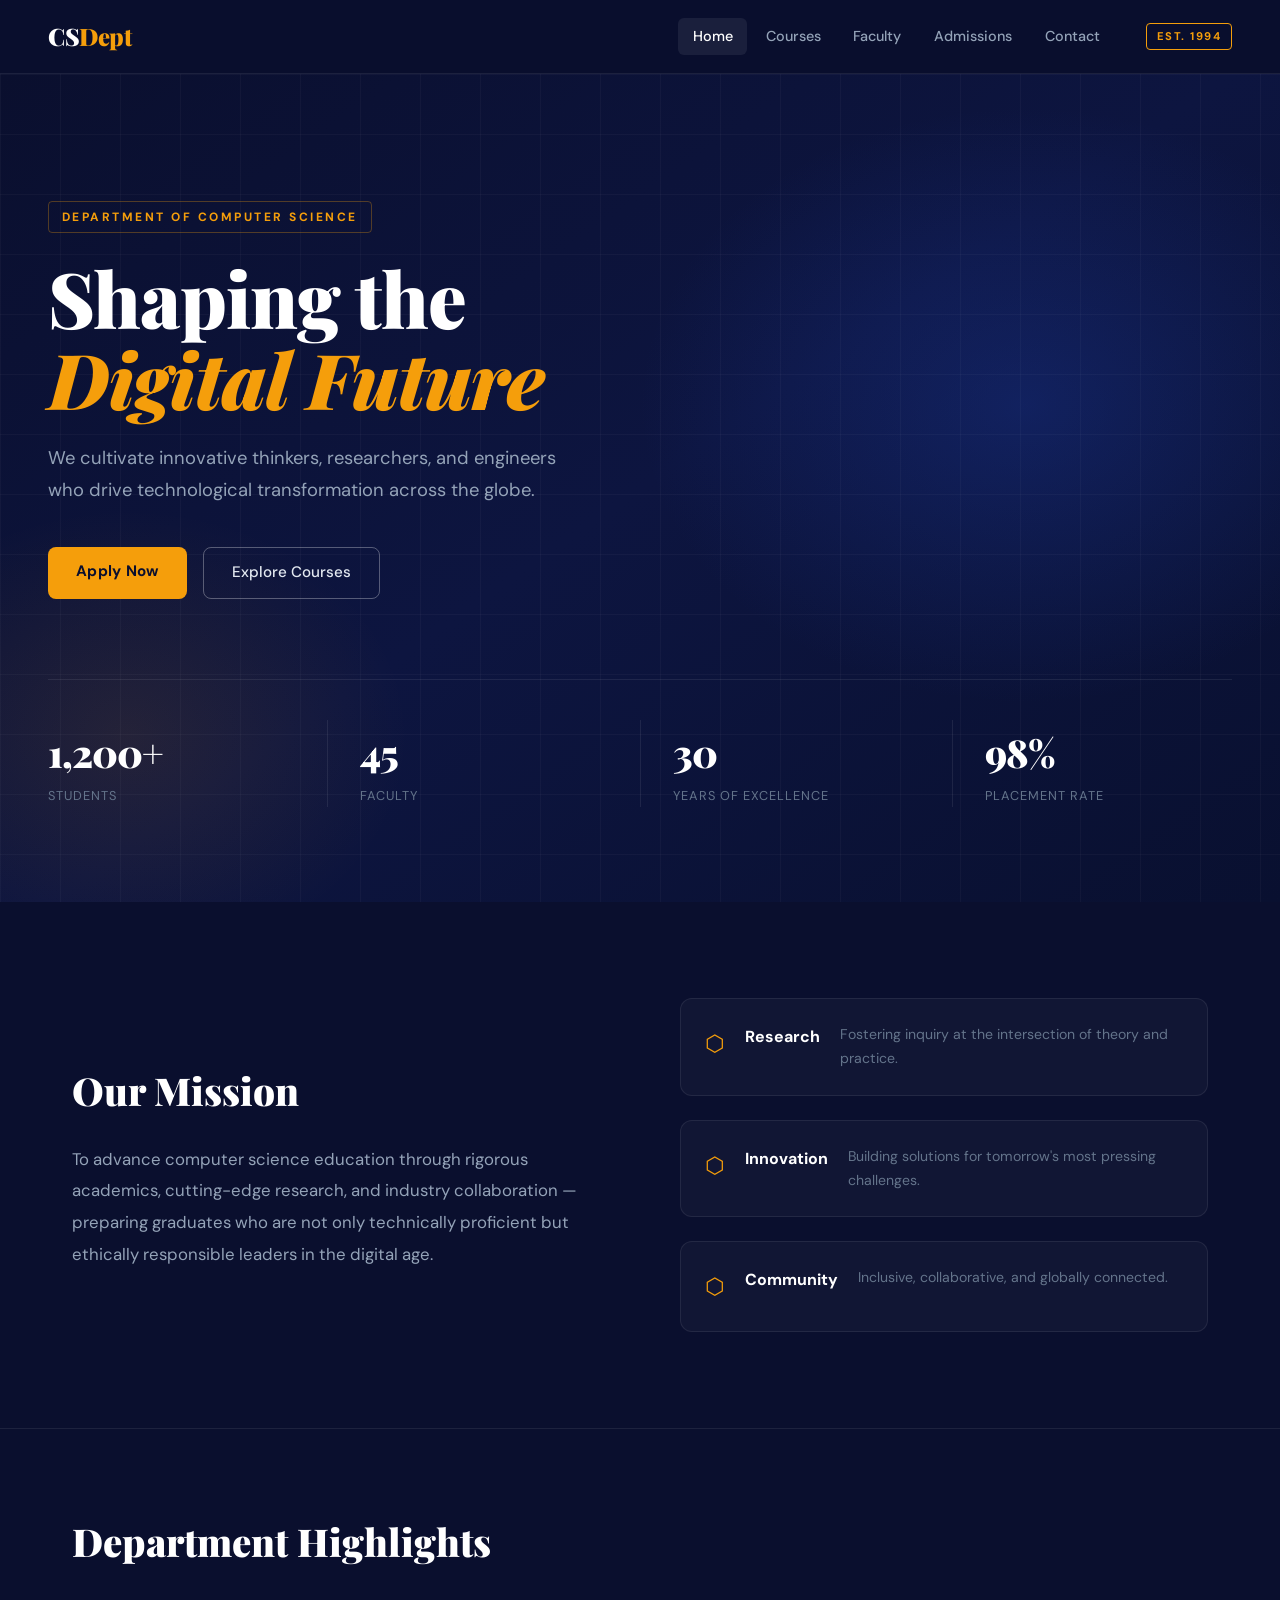
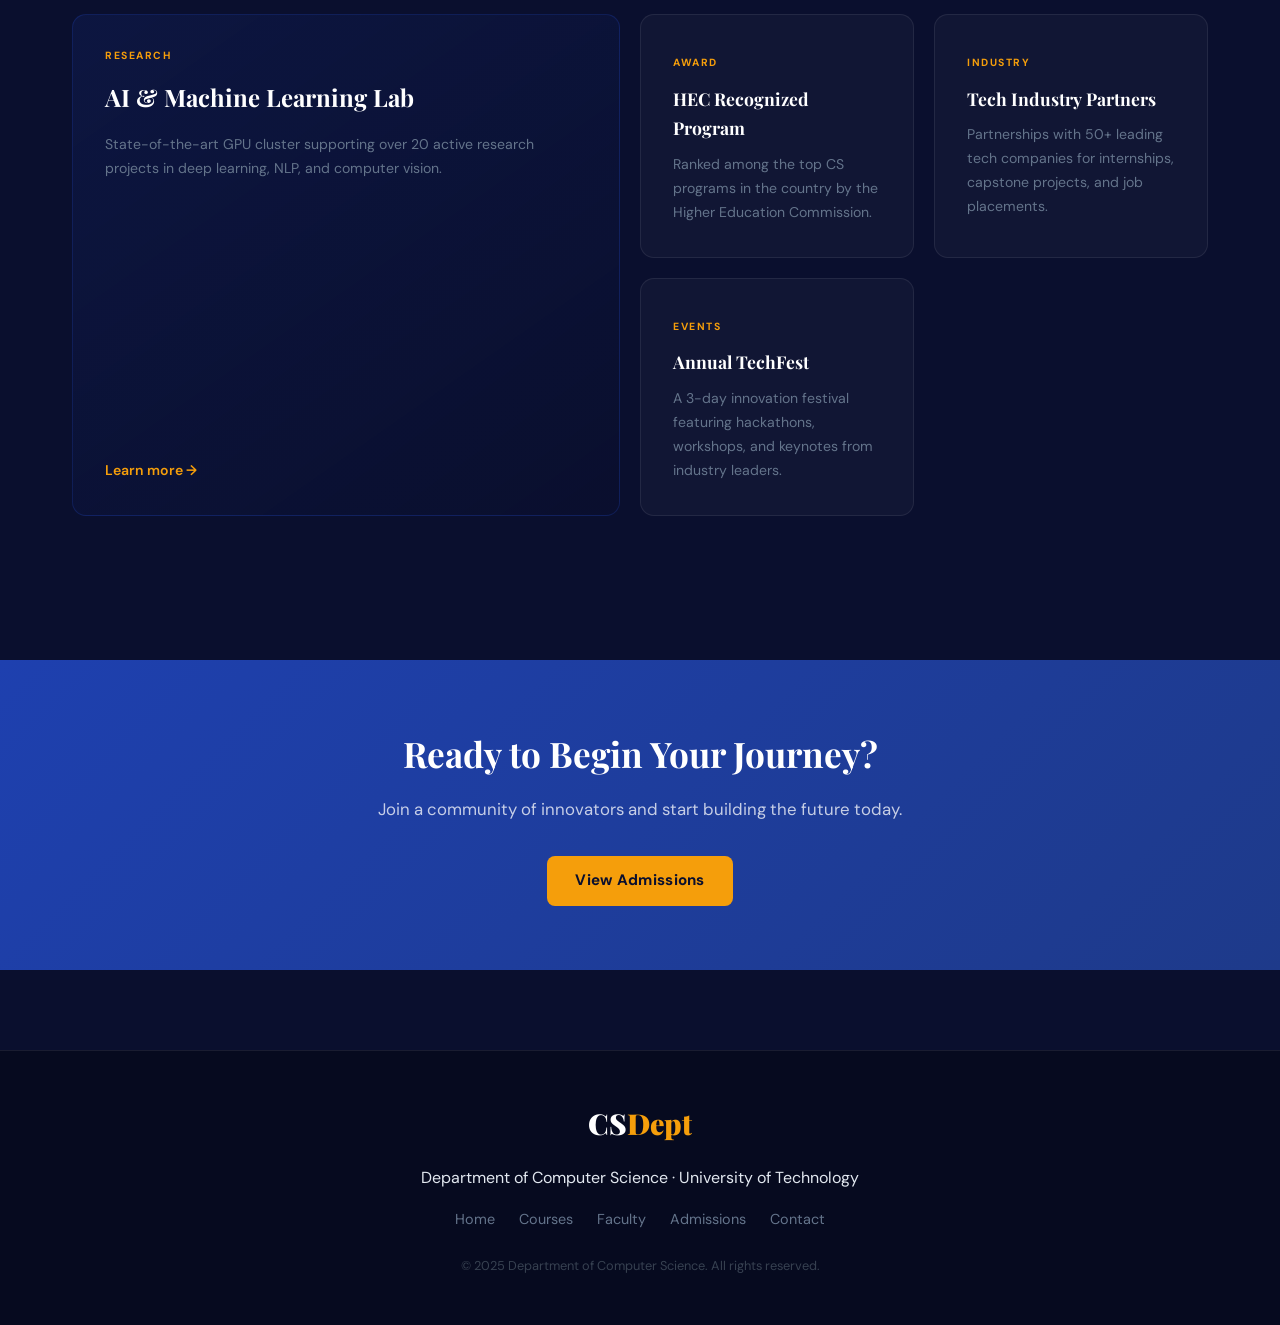
<file: cs-dept-website/src/index.html>
<!DOCTYPE html>
<html lang="en">
<head>
  <meta charset="UTF-8" />
  <meta name="viewport" content="width=device-width, initial-scale=1.0"/>
  <title>CS Department — Home</title>
  <link rel="stylesheet" href="style.css" />
  <link rel="stylesheet" href="home.css" />
  <link href="https://fonts.googleapis.com/css2?family=Playfair+Display:wght@400;700;900&family=DM+Sans:wght@300;400;500&display=swap" rel="stylesheet"/>
</head>
<body>
  <nav class="navbar">
    <div class="nav-brand">CS<span>Dept</span></div>
    <ul class="nav-links">
      <li><a href="index.html" class="active">Home</a></li>
      <li><a href="courses.html">Courses</a></li>
      <li><a href="faculty.html">Faculty</a></li>
      <li><a href="admissions.html">Admissions</a></li>
      <li><a href="contact.html">Contact</a></li>
    </ul>
    <div class="nav-badge">Est. 1994</div>
  </nav>

  <header class="hero">
    <div class="hero-grid-overlay"></div>
    <div class="hero-content">
      <span class="hero-tag">Department of Computer Science</span>
      <h1 class="hero-title">Shaping the<br/><em>Digital Future</em></h1>
      <p class="hero-sub">We cultivate innovative thinkers, researchers, and engineers who drive technological transformation across the globe.</p>
      <div class="hero-actions">
        <a href="admissions.html" class="btn-primary">Apply Now</a>
        <a href="courses.html" class="btn-outline">Explore Courses</a>
      </div>
    </div>
    <div class="hero-stats">
      <div class="stat"><span class="stat-num">1,200+</span><span class="stat-label">Students</span></div>
      <div class="stat"><span class="stat-num">45</span><span class="stat-label">Faculty</span></div>
      <div class="stat"><span class="stat-num">30</span><span class="stat-label">Years of Excellence</span></div>
      <div class="stat"><span class="stat-num">98%</span><span class="stat-label">Placement Rate</span></div>
    </div>
  </header>

  <section class="mission">
    <div class="container">
      <div class="mission-text">
        <h2>Our Mission</h2>
        <p>To advance computer science education through rigorous academics, cutting-edge research, and industry collaboration — preparing graduates who are not only technically proficient but ethically responsible leaders in the digital age.</p>
      </div>
      <div class="mission-pillars">
        <div class="pillar"><div class="pillar-icon">⬡</div><h3>Research</h3><p>Fostering inquiry at the intersection of theory and practice.</p></div>
        <div class="pillar"><div class="pillar-icon">⬡</div><h3>Innovation</h3><p>Building solutions for tomorrow's most pressing challenges.</p></div>
        <div class="pillar"><div class="pillar-icon">⬡</div><h3>Community</h3><p>Inclusive, collaborative, and globally connected.</p></div>
      </div>
    </div>
  </section>

  <section class="highlights">
    <div class="container">
      <h2 class="section-title">Department Highlights</h2>
      <div class="highlights-grid">
        <article class="highlight-card featured">
          <span class="card-tag">Research</span>
          <h3>AI & Machine Learning Lab</h3>
          <p>State-of-the-art GPU cluster supporting over 20 active research projects in deep learning, NLP, and computer vision.</p>
          <a href="#" class="card-link">Learn more →</a>
        </article>
        <article class="highlight-card">
          <span class="card-tag">Award</span>
          <h3>HEC Recognized Program</h3>
          <p>Ranked among the top CS programs in the country by the Higher Education Commission.</p>
        </article>
        <article class="highlight-card">
          <span class="card-tag">Industry</span>
          <h3>Tech Industry Partners</h3>
          <p>Partnerships with 50+ leading tech companies for internships, capstone projects, and job placements.</p>
        </article>
        <article class="highlight-card">
          <span class="card-tag">Events</span>
          <h3>Annual TechFest</h3>
          <p>A 3-day innovation festival featuring hackathons, workshops, and keynotes from industry leaders.</p>
        </article>
      </div>
    </div>
  </section>

  <section class="cta-banner">
    <div class="container">
      <h2>Ready to Begin Your Journey?</h2>
      <p>Join a community of innovators and start building the future today.</p>
      <a href="admissions.html" class="btn-primary">View Admissions</a>
    </div>
  </section>

  <footer class="footer">
    <div class="container footer-inner">
      <div class="footer-brand">CS<span>Dept</span></div>
      <p>Department of Computer Science · University of Technology</p>
      <div class="footer-links">
        <a href="index.html">Home</a>
        <a href="courses.html">Courses</a>
        <a href="faculty.html">Faculty</a>
        <a href="admissions.html">Admissions</a>
        <a href="contact.html">Contact</a>
      </div>
      <p class="footer-copy">© 2025 Department of Computer Science. All rights reserved.</p>
    </div>
  </footer>
</body>
</html>
</file>
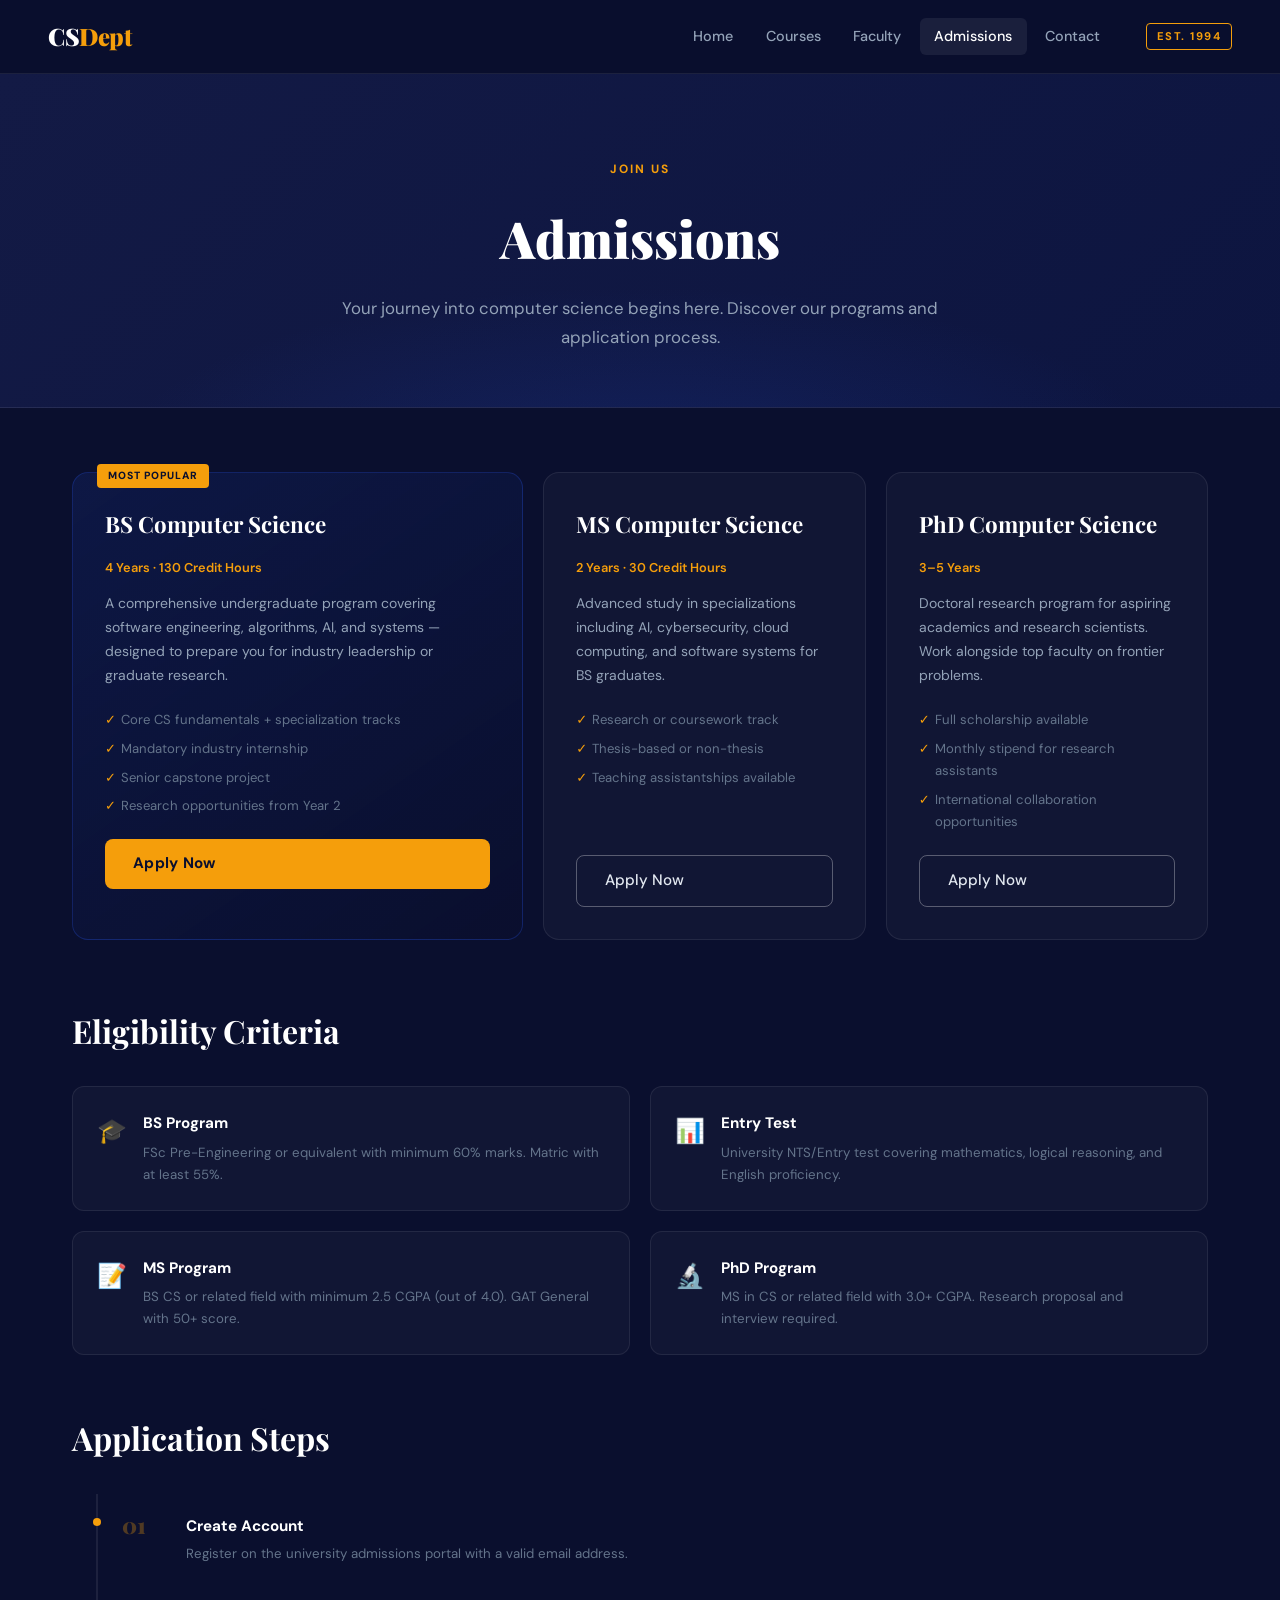
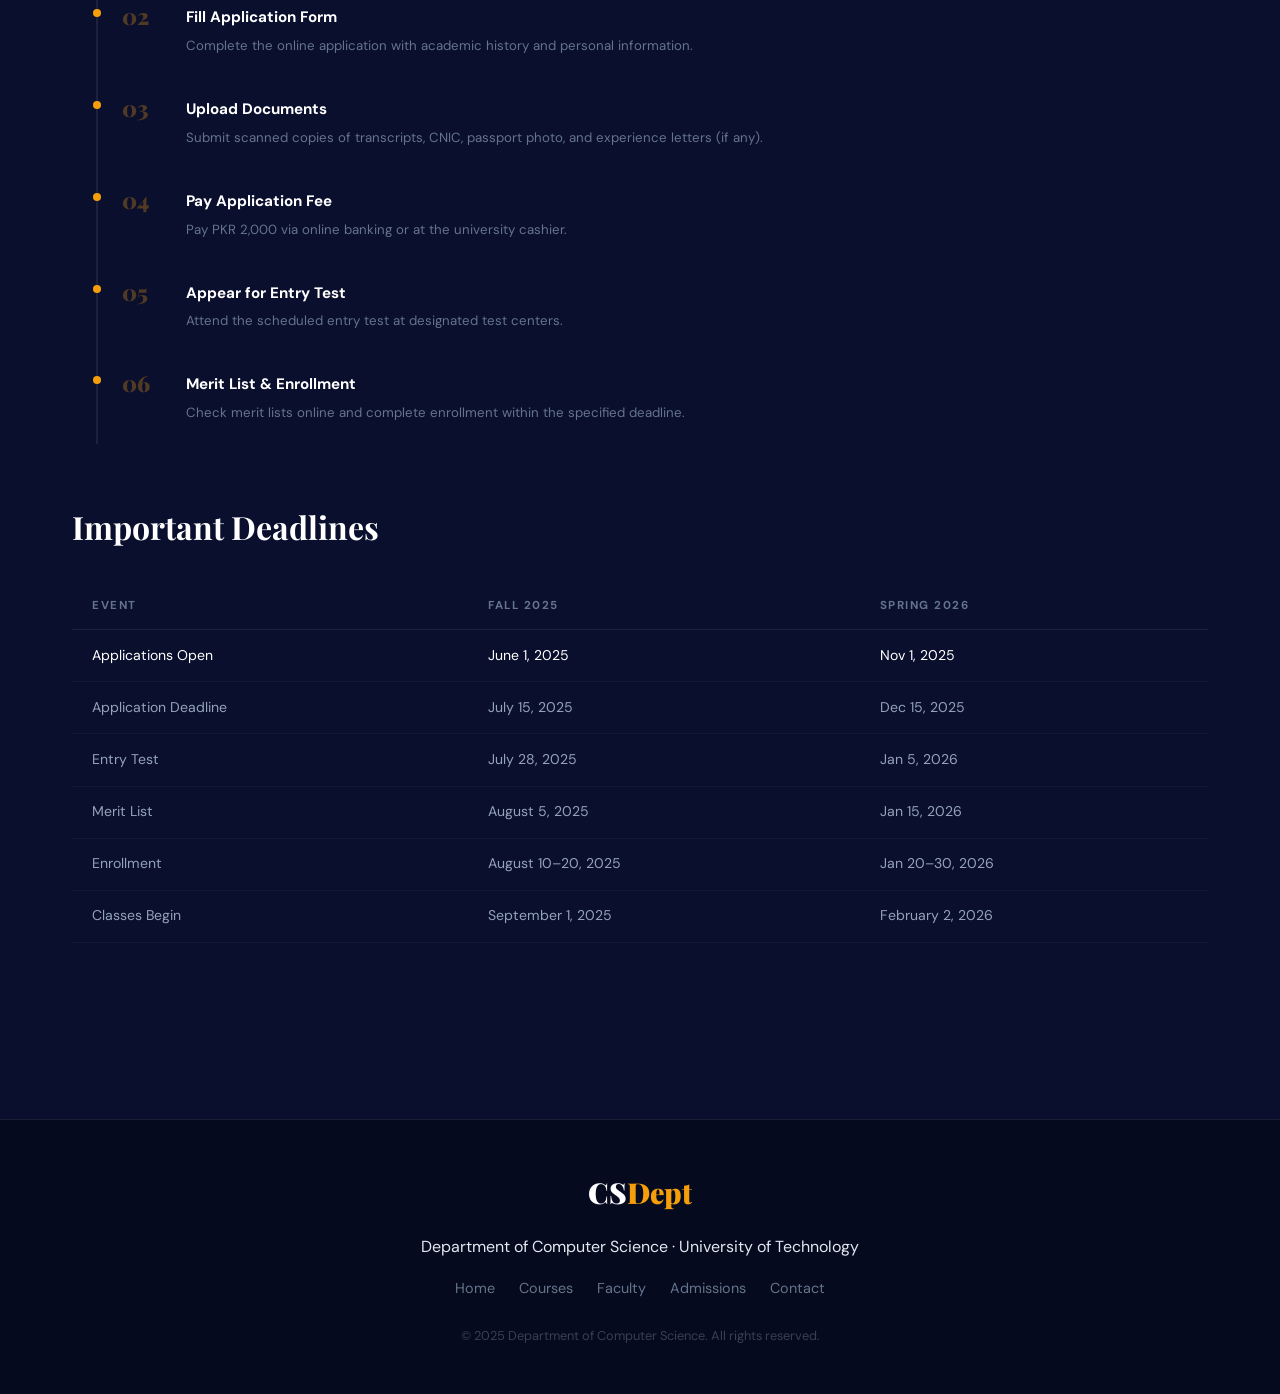
<file: cs-dept-website/src/admissions.html>
<!DOCTYPE html>
<html lang="en">
<head>
  <meta charset="UTF-8"/>
  <meta name="viewport" content="width=device-width, initial-scale=1.0"/>
  <title>CS Department — Admissions</title>
  <link rel="stylesheet" href="style.css"/>
  <link rel="stylesheet" href="admissions.css"/>
  <link href="https://fonts.googleapis.com/css2?family=Playfair+Display:wght@400;700;900&family=DM+Sans:wght@300;400;500&display=swap" rel="stylesheet"/>
</head>
<body>
  <nav class="navbar">
    <div class="nav-brand">CS<span>Dept</span></div>
    <ul class="nav-links">
      <li><a href="index.html">Home</a></li>
      <li><a href="courses.html">Courses</a></li>
      <li><a href="faculty.html">Faculty</a></li>
      <li><a href="admissions.html" class="active">Admissions</a></li>
      <li><a href="contact.html">Contact</a></li>
    </ul>
    <div class="nav-badge">Est. 1994</div>
  </nav>

  <header class="page-header">
    <span class="page-header-tag">Join Us</span>
    <h1>Admissions</h1>
    <p>Your journey into computer science begins here. Discover our programs and application process.</p>
  </header>

  <section class="admissions-section">
    <div class="container">

      <div class="programs-grid">
        <div class="program-card program-card--featured">
          <div class="program-badge">Most Popular</div>
          <h3>BS Computer Science</h3>
          <div class="program-duration">4 Years · 130 Credit Hours</div>
          <p>A comprehensive undergraduate program covering software engineering, algorithms, AI, and systems — designed to prepare you for industry leadership or graduate research.</p>
          <ul class="program-features">
            <li>Core CS fundamentals + specialization tracks</li>
            <li>Mandatory industry internship</li>
            <li>Senior capstone project</li>
            <li>Research opportunities from Year 2</li>
          </ul>
          <a href="contact.html" class="btn-primary">Apply Now</a>
        </div>
        <div class="program-card">
          <h3>MS Computer Science</h3>
          <div class="program-duration">2 Years · 30 Credit Hours</div>
          <p>Advanced study in specializations including AI, cybersecurity, cloud computing, and software systems for BS graduates.</p>
          <ul class="program-features">
            <li>Research or coursework track</li>
            <li>Thesis-based or non-thesis</li>
            <li>Teaching assistantships available</li>
          </ul>
          <a href="contact.html" class="btn-outline" style="margin-top:auto">Apply Now</a>
        </div>
        <div class="program-card">
          <h3>PhD Computer Science</h3>
          <div class="program-duration">3–5 Years</div>
          <p>Doctoral research program for aspiring academics and research scientists. Work alongside top faculty on frontier problems.</p>
          <ul class="program-features">
            <li>Full scholarship available</li>
            <li>Monthly stipend for research assistants</li>
            <li>International collaboration opportunities</li>
          </ul>
          <a href="contact.html" class="btn-outline" style="margin-top:auto">Apply Now</a>
        </div>
      </div>

      <div class="admissions-info">

        <div class="info-block">
          <h2>Eligibility Criteria</h2>
          <div class="criteria-grid">
            <div class="criteria-item">
              <div class="criteria-icon">🎓</div>
              <div>
                <h4>BS Program</h4>
                <p>FSc Pre-Engineering or equivalent with minimum 60% marks. Matric with at least 55%.</p>
              </div>
            </div>
            <div class="criteria-item">
              <div class="criteria-icon">📊</div>
              <div>
                <h4>Entry Test</h4>
                <p>University NTS/Entry test covering mathematics, logical reasoning, and English proficiency.</p>
              </div>
            </div>
            <div class="criteria-item">
              <div class="criteria-icon">📝</div>
              <div>
                <h4>MS Program</h4>
                <p>BS CS or related field with minimum 2.5 CGPA (out of 4.0). GAT General with 50+ score.</p>
              </div>
            </div>
            <div class="criteria-item">
              <div class="criteria-icon">🔬</div>
              <div>
                <h4>PhD Program</h4>
                <p>MS in CS or related field with 3.0+ CGPA. Research proposal and interview required.</p>
              </div>
            </div>
          </div>
        </div>

        <div class="info-block">
          <h2>Application Steps</h2>
          <div class="steps">
            <div class="step"><div class="step-num">01</div><div><h4>Create Account</h4><p>Register on the university admissions portal with a valid email address.</p></div></div>
            <div class="step"><div class="step-num">02</div><div><h4>Fill Application Form</h4><p>Complete the online application with academic history and personal information.</p></div></div>
            <div class="step"><div class="step-num">03</div><div><h4>Upload Documents</h4><p>Submit scanned copies of transcripts, CNIC, passport photo, and experience letters (if any).</p></div></div>
            <div class="step"><div class="step-num">04</div><div><h4>Pay Application Fee</h4><p>Pay PKR 2,000 via online banking or at the university cashier.</p></div></div>
            <div class="step"><div class="step-num">05</div><div><h4>Appear for Entry Test</h4><p>Attend the scheduled entry test at designated test centers.</p></div></div>
            <div class="step"><div class="step-num">06</div><div><h4>Merit List & Enrollment</h4><p>Check merit lists online and complete enrollment within the specified deadline.</p></div></div>
          </div>
        </div>

        <div class="deadlines-block">
          <h2>Important Deadlines</h2>
          <table class="deadlines-table">
            <thead>
              <tr><th>Event</th><th>Fall 2025</th><th>Spring 2026</th></tr>
            </thead>
            <tbody>
              <tr><td>Applications Open</td><td>June 1, 2025</td><td>Nov 1, 2025</td></tr>
              <tr><td>Application Deadline</td><td>July 15, 2025</td><td>Dec 15, 2025</td></tr>
              <tr><td>Entry Test</td><td>July 28, 2025</td><td>Jan 5, 2026</td></tr>
              <tr><td>Merit List</td><td>August 5, 2025</td><td>Jan 15, 2026</td></tr>
              <tr><td>Enrollment</td><td>August 10–20, 2025</td><td>Jan 20–30, 2026</td></tr>
              <tr><td>Classes Begin</td><td>September 1, 2025</td><td>February 2, 2026</td></tr>
            </tbody>
          </table>
        </div>

      </div>
    </div>
  </section>

  <footer class="footer">
    <div class="container footer-inner">
      <div class="footer-brand">CS<span>Dept</span></div>
      <p>Department of Computer Science · University of Technology</p>
      <div class="footer-links">
        <a href="index.html">Home</a>
        <a href="courses.html">Courses</a>
        <a href="faculty.html">Faculty</a>
        <a href="admissions.html">Admissions</a>
        <a href="contact.html">Contact</a>
      </div>
      <p class="footer-copy">© 2025 Department of Computer Science. All rights reserved.</p>
    </div>
  </footer>
</body>
</html>
</file>
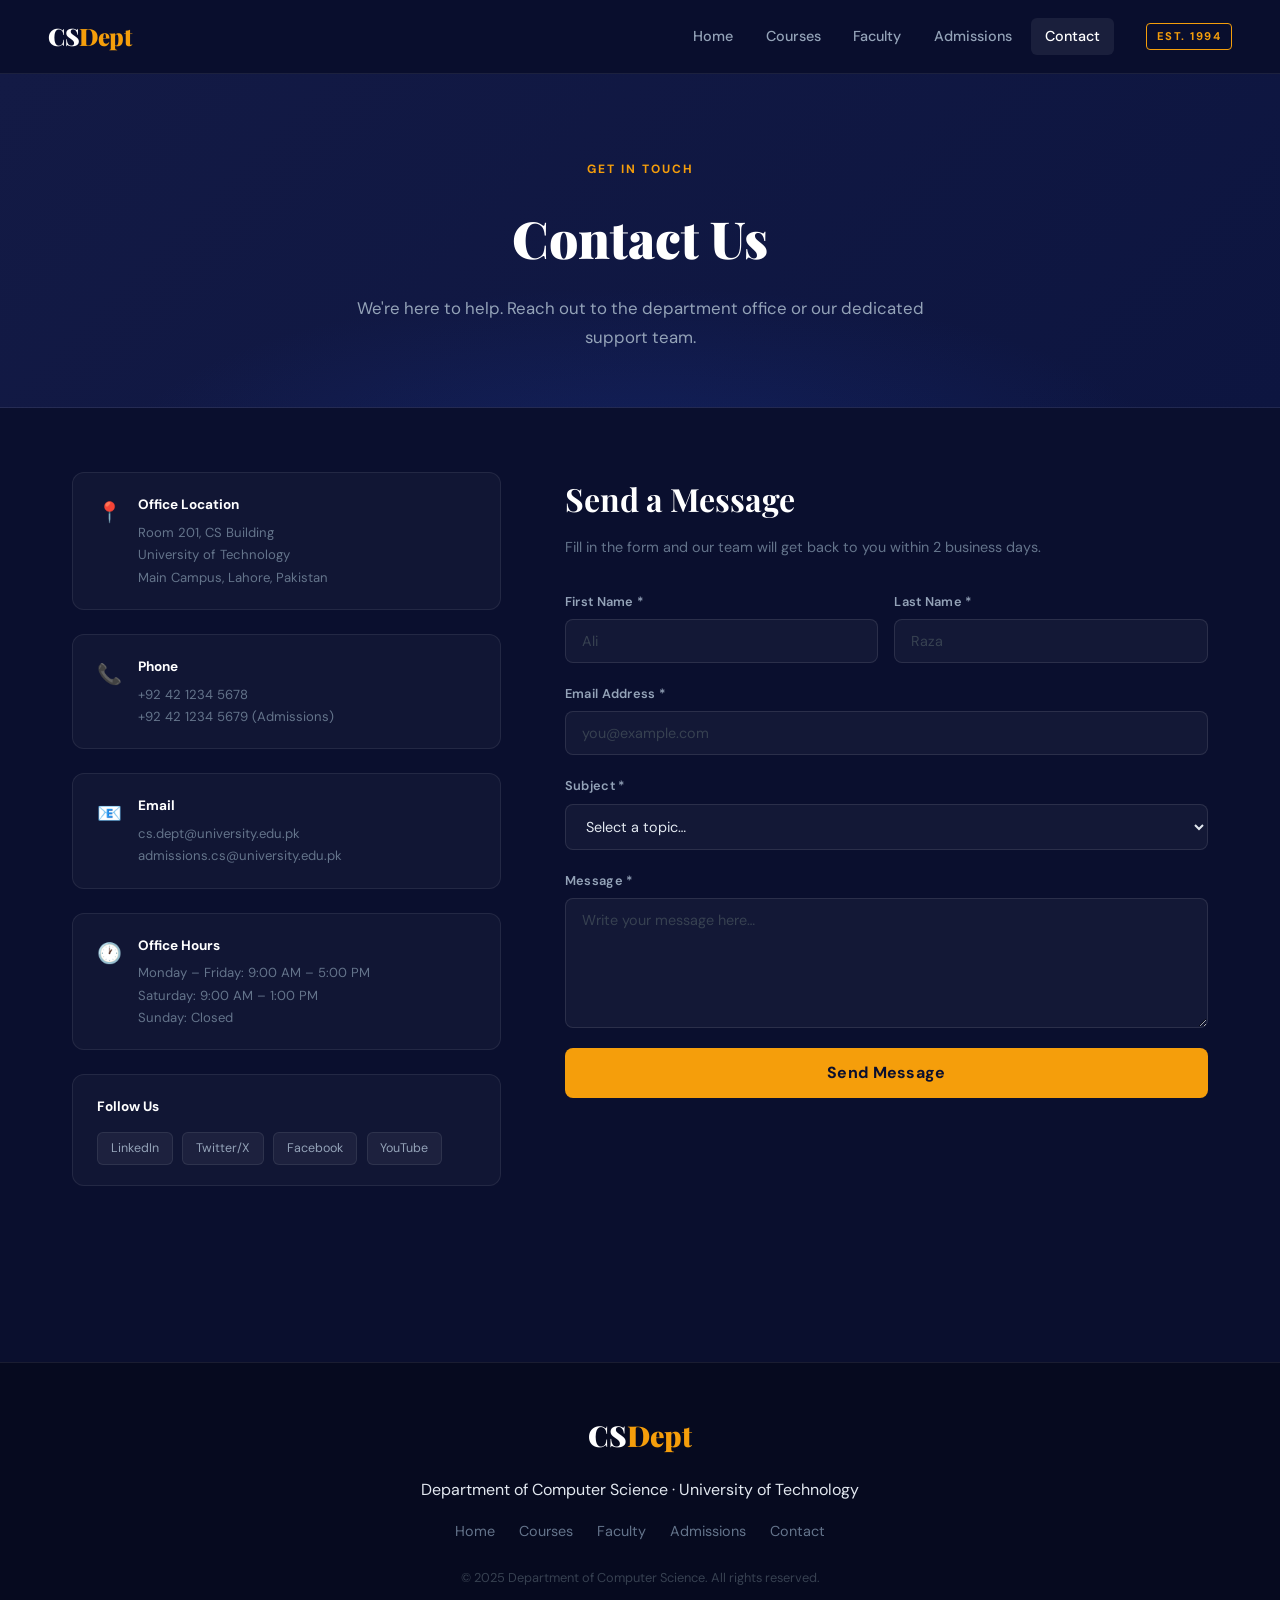
<file: cs-dept-website/src/contact.html>
<!DOCTYPE html>
<html lang="en">
<head>
  <meta charset="UTF-8"/>
  <meta name="viewport" content="width=device-width, initial-scale=1.0"/>
  <title>CS Department — Contact</title>
  <link rel="stylesheet" href="style.css"/>
  <link rel="stylesheet" href="contact.css"/>
  <link href="https://fonts.googleapis.com/css2?family=Playfair+Display:wght@400;700;900&family=DM+Sans:wght@300;400;500&display=swap" rel="stylesheet"/>
</head>
<body>
  <nav class="navbar">
    <div class="nav-brand">CS<span>Dept</span></div>
    <ul class="nav-links">
      <li><a href="index.html">Home</a></li>
      <li><a href="courses.html">Courses</a></li>
      <li><a href="faculty.html">Faculty</a></li>
      <li><a href="admissions.html">Admissions</a></li>
      <li><a href="contact.html" class="active">Contact</a></li>
    </ul>
    <div class="nav-badge">Est. 1994</div>
  </nav>

  <header class="page-header">
    <span class="page-header-tag">Get in Touch</span>
    <h1>Contact Us</h1>
    <p>We're here to help. Reach out to the department office or our dedicated support team.</p>
  </header>

  <section class="contact-section">
    <div class="container contact-grid">

      <div class="contact-info-col">
        <div class="contact-detail-block">
          <div class="contact-icon">📍</div>
          <div>
            <h4>Office Location</h4>
            <p>Room 201, CS Building<br/>University of Technology<br/>Main Campus, Lahore, Pakistan</p>
          </div>
        </div>
        <div class="contact-detail-block">
          <div class="contact-icon">📞</div>
          <div>
            <h4>Phone</h4>
            <p>+92 42 1234 5678</p>
            <p>+92 42 1234 5679 (Admissions)</p>
          </div>
        </div>
        <div class="contact-detail-block">
          <div class="contact-icon">📧</div>
          <div>
            <h4>Email</h4>
            <p>cs.dept@university.edu.pk</p>
            <p>admissions.cs@university.edu.pk</p>
          </div>
        </div>
        <div class="contact-detail-block">
          <div class="contact-icon">🕐</div>
          <div>
            <h4>Office Hours</h4>
            <p>Monday – Friday: 9:00 AM – 5:00 PM</p>
            <p>Saturday: 9:00 AM – 1:00 PM</p>
            <p>Sunday: Closed</p>
          </div>
        </div>
        <div class="social-block">
          <h4>Follow Us</h4>
          <div class="social-links">
            <a href="#" class="social-link">LinkedIn</a>
            <a href="#" class="social-link">Twitter/X</a>
            <a href="#" class="social-link">Facebook</a>
            <a href="#" class="social-link">YouTube</a>
          </div>
        </div>
      </div>

      <div class="contact-form-col">
        <h2>Send a Message</h2>
        <p class="form-sub">Fill in the form and our team will get back to you within 2 business days.</p>
        <form class="contact-form" onsubmit="handleSubmit(event)">
          <div class="form-row">
            <div class="form-group">
              <label for="fname">First Name *</label>
              <input type="text" id="fname" placeholder="Ali" required/>
            </div>
            <div class="form-group">
              <label for="lname">Last Name *</label>
              <input type="text" id="lname" placeholder="Raza" required/>
            </div>
          </div>
          <div class="form-group">
            <label for="email">Email Address *</label>
            <input type="email" id="email" placeholder="you@example.com" required/>
          </div>
          <div class="form-group">
            <label for="subject">Subject *</label>
            <select id="subject" required>
              <option value="" disabled selected>Select a topic…</option>
              <option>Admissions Inquiry</option>
              <option>Course Information</option>
              <option>Faculty Contact</option>
              <option>Research Collaboration</option>
              <option>Technical Support</option>
              <option>Other</option>
            </select>
          </div>
          <div class="form-group">
            <label for="message">Message *</label>
            <textarea id="message" rows="5" placeholder="Write your message here…" required></textarea>
          </div>
          <button type="submit" class="btn-primary form-submit">Send Message</button>
          <div class="form-success" id="form-success">✅ Message sent successfully! We'll be in touch soon.</div>
        </form>
      </div>

    </div>
  </section>

  <footer class="footer">
    <div class="container footer-inner">
      <div class="footer-brand">CS<span>Dept</span></div>
      <p>Department of Computer Science · University of Technology</p>
      <div class="footer-links">
        <a href="index.html">Home</a>
        <a href="courses.html">Courses</a>
        <a href="faculty.html">Faculty</a>
        <a href="admissions.html">Admissions</a>
        <a href="contact.html">Contact</a>
      </div>
      <p class="footer-copy">© 2025 Department of Computer Science. All rights reserved.</p>
    </div>
  </footer>

  <script>
    function handleSubmit(e) {
      e.preventDefault();
      document.getElementById('form-success').style.display = 'block';
      e.target.reset();
      setTimeout(() => {
        document.getElementById('form-success').style.display = 'none';
      }, 5000);
    }
  </script>
</body>
</html>
</file>
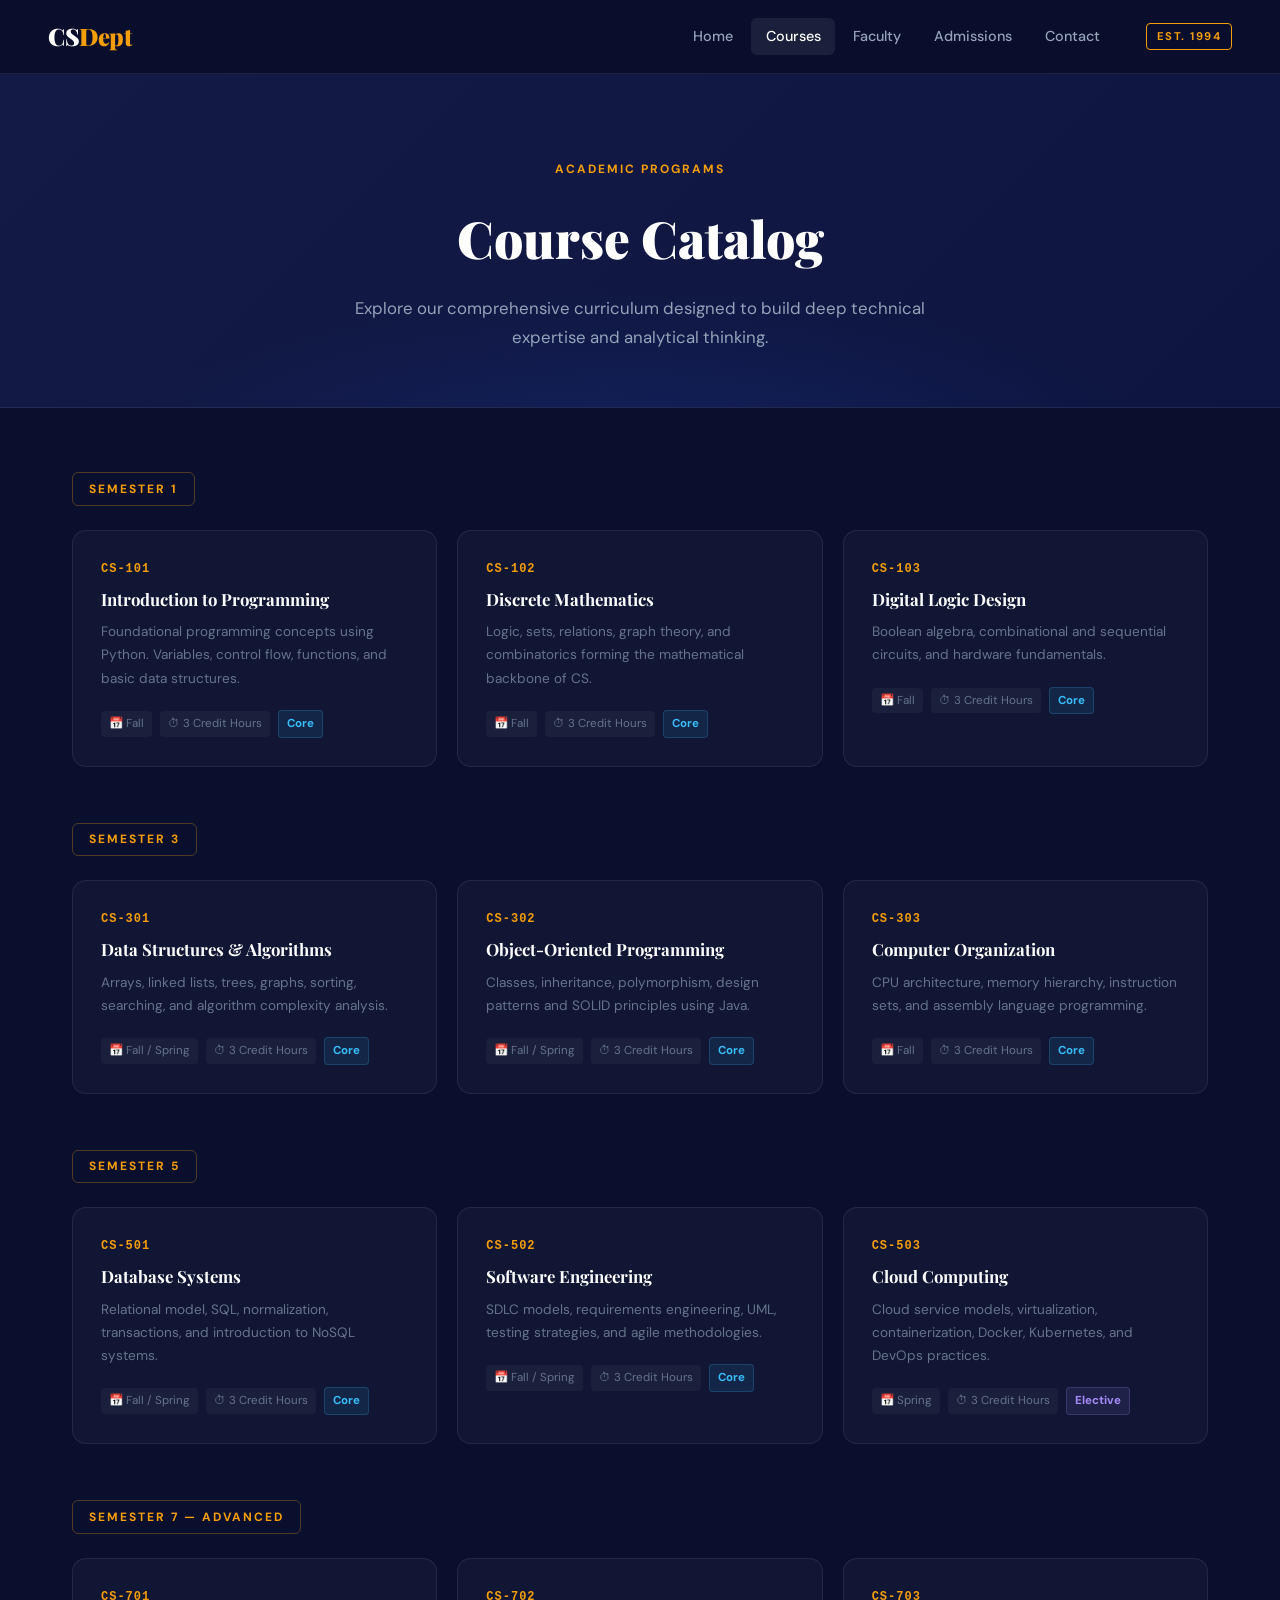
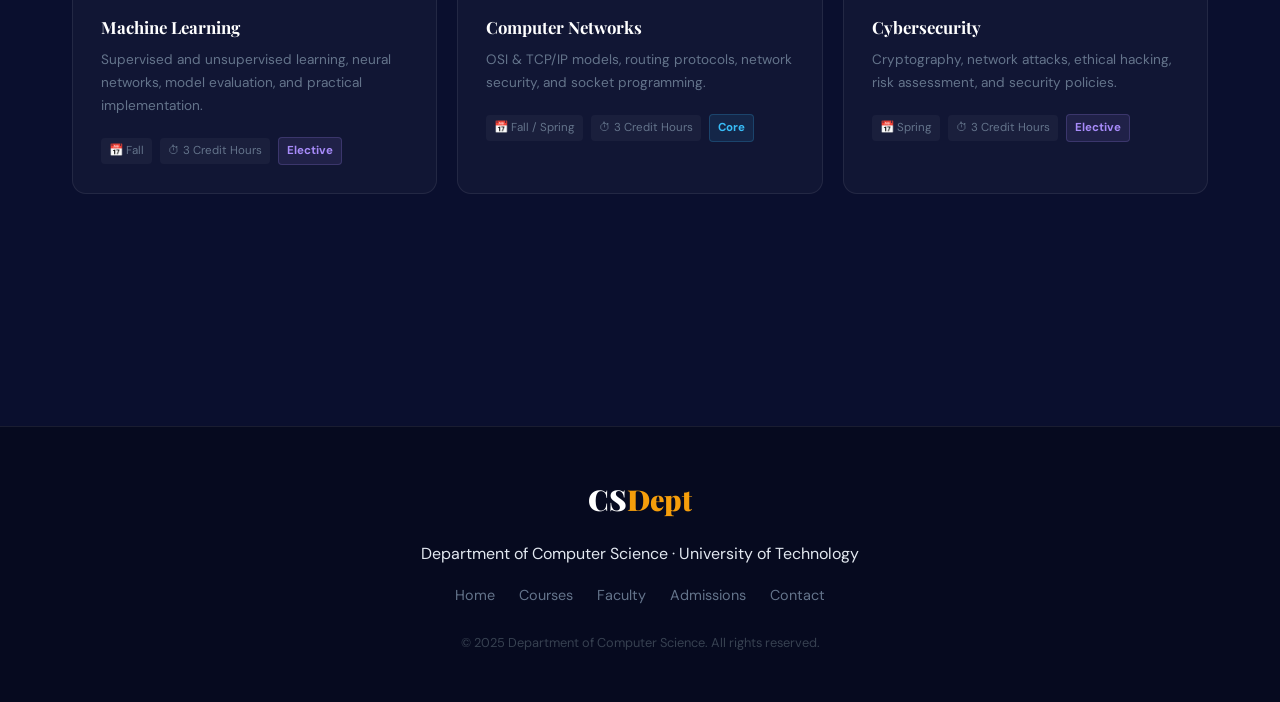
<file: cs-dept-website/src/courses.html>
<!DOCTYPE html>
<html lang="en">
<head>
  <meta charset="UTF-8"/>
  <meta name="viewport" content="width=device-width, initial-scale=1.0"/>
  <title>CS Department — Courses</title>
  <link rel="stylesheet" href="style.css"/>
  <link rel="stylesheet" href="courses.css"/>
  <link href="https://fonts.googleapis.com/css2?family=Playfair+Display:wght@400;700;900&family=DM+Sans:wght@300;400;500&display=swap" rel="stylesheet"/>
</head>
<body>
  <nav class="navbar">
    <div class="nav-brand">CS<span>Dept</span></div>
    <ul class="nav-links">
      <li><a href="index.html">Home</a></li>
      <li><a href="courses.html" class="active">Courses</a></li>
      <li><a href="faculty.html">Faculty</a></li>
      <li><a href="admissions.html">Admissions</a></li>
      <li><a href="contact.html">Contact</a></li>
    </ul>
    <div class="nav-badge">Est. 1994</div>
  </nav>

  <header class="page-header">
    <span class="page-header-tag">Academic Programs</span>
    <h1>Course Catalog</h1>
    <p>Explore our comprehensive curriculum designed to build deep technical expertise and analytical thinking.</p>
  </header>

  <section class="courses-section">
    <div class="container">

      <div class="semester-block">
        <div class="sem-label"><span>Semester 1</span></div>
        <div class="courses-grid">
          <div class="course-card">
            <div class="course-code">CS-101</div>
            <h3>Introduction to Programming</h3>
            <p>Foundational programming concepts using Python. Variables, control flow, functions, and basic data structures.</p>
            <div class="course-meta">
              <span class="meta-item">📅 Fall</span>
              <span class="meta-item">⏱ 3 Credit Hours</span>
              <span class="meta-item core">Core</span>
            </div>
          </div>
          <div class="course-card">
            <div class="course-code">CS-102</div>
            <h3>Discrete Mathematics</h3>
            <p>Logic, sets, relations, graph theory, and combinatorics forming the mathematical backbone of CS.</p>
            <div class="course-meta">
              <span class="meta-item">📅 Fall</span>
              <span class="meta-item">⏱ 3 Credit Hours</span>
              <span class="meta-item core">Core</span>
            </div>
          </div>
          <div class="course-card">
            <div class="course-code">CS-103</div>
            <h3>Digital Logic Design</h3>
            <p>Boolean algebra, combinational and sequential circuits, and hardware fundamentals.</p>
            <div class="course-meta">
              <span class="meta-item">📅 Fall</span>
              <span class="meta-item">⏱ 3 Credit Hours</span>
              <span class="meta-item core">Core</span>
            </div>
          </div>
        </div>
      </div>

      <div class="semester-block">
        <div class="sem-label"><span>Semester 3</span></div>
        <div class="courses-grid">
          <div class="course-card">
            <div class="course-code">CS-301</div>
            <h3>Data Structures & Algorithms</h3>
            <p>Arrays, linked lists, trees, graphs, sorting, searching, and algorithm complexity analysis.</p>
            <div class="course-meta">
              <span class="meta-item">📅 Fall / Spring</span>
              <span class="meta-item">⏱ 3 Credit Hours</span>
              <span class="meta-item core">Core</span>
            </div>
          </div>
          <div class="course-card">
            <div class="course-code">CS-302</div>
            <h3>Object-Oriented Programming</h3>
            <p>Classes, inheritance, polymorphism, design patterns and SOLID principles using Java.</p>
            <div class="course-meta">
              <span class="meta-item">📅 Fall / Spring</span>
              <span class="meta-item">⏱ 3 Credit Hours</span>
              <span class="meta-item core">Core</span>
            </div>
          </div>
          <div class="course-card">
            <div class="course-code">CS-303</div>
            <h3>Computer Organization</h3>
            <p>CPU architecture, memory hierarchy, instruction sets, and assembly language programming.</p>
            <div class="course-meta">
              <span class="meta-item">📅 Fall</span>
              <span class="meta-item">⏱ 3 Credit Hours</span>
              <span class="meta-item core">Core</span>
            </div>
          </div>
        </div>
      </div>

      <div class="semester-block">
        <div class="sem-label"><span>Semester 5</span></div>
        <div class="courses-grid">
          <div class="course-card">
            <div class="course-code">CS-501</div>
            <h3>Database Systems</h3>
            <p>Relational model, SQL, normalization, transactions, and introduction to NoSQL systems.</p>
            <div class="course-meta">
              <span class="meta-item">📅 Fall / Spring</span>
              <span class="meta-item">⏱ 3 Credit Hours</span>
              <span class="meta-item core">Core</span>
            </div>
          </div>
          <div class="course-card">
            <div class="course-code">CS-502</div>
            <h3>Software Engineering</h3>
            <p>SDLC models, requirements engineering, UML, testing strategies, and agile methodologies.</p>
            <div class="course-meta">
              <span class="meta-item">📅 Fall / Spring</span>
              <span class="meta-item">⏱ 3 Credit Hours</span>
              <span class="meta-item core">Core</span>
            </div>
          </div>
          <div class="course-card">
            <div class="course-code">CS-503</div>
            <h3>Cloud Computing</h3>
            <p>Cloud service models, virtualization, containerization, Docker, Kubernetes, and DevOps practices.</p>
            <div class="course-meta">
              <span class="meta-item">📅 Spring</span>
              <span class="meta-item">⏱ 3 Credit Hours</span>
              <span class="meta-item elective">Elective</span>
            </div>
          </div>
        </div>
      </div>

      <div class="semester-block">
        <div class="sem-label"><span>Semester 7 — Advanced</span></div>
        <div class="courses-grid">
          <div class="course-card">
            <div class="course-code">CS-701</div>
            <h3>Machine Learning</h3>
            <p>Supervised and unsupervised learning, neural networks, model evaluation, and practical implementation.</p>
            <div class="course-meta">
              <span class="meta-item">📅 Fall</span>
              <span class="meta-item">⏱ 3 Credit Hours</span>
              <span class="meta-item elective">Elective</span>
            </div>
          </div>
          <div class="course-card">
            <div class="course-code">CS-702</div>
            <h3>Computer Networks</h3>
            <p>OSI & TCP/IP models, routing protocols, network security, and socket programming.</p>
            <div class="course-meta">
              <span class="meta-item">📅 Fall / Spring</span>
              <span class="meta-item">⏱ 3 Credit Hours</span>
              <span class="meta-item core">Core</span>
            </div>
          </div>
          <div class="course-card">
            <div class="course-code">CS-703</div>
            <h3>Cybersecurity</h3>
            <p>Cryptography, network attacks, ethical hacking, risk assessment, and security policies.</p>
            <div class="course-meta">
              <span class="meta-item">📅 Spring</span>
              <span class="meta-item">⏱ 3 Credit Hours</span>
              <span class="meta-item elective">Elective</span>
            </div>
          </div>
        </div>
      </div>

    </div>
  </section>

  <footer class="footer">
    <div class="container footer-inner">
      <div class="footer-brand">CS<span>Dept</span></div>
      <p>Department of Computer Science · University of Technology</p>
      <div class="footer-links">
        <a href="index.html">Home</a>
        <a href="courses.html">Courses</a>
        <a href="faculty.html">Faculty</a>
        <a href="admissions.html">Admissions</a>
        <a href="contact.html">Contact</a>
      </div>
      <p class="footer-copy">© 2025 Department of Computer Science. All rights reserved.</p>
    </div>
  </footer>
</body>
</html>
</file>
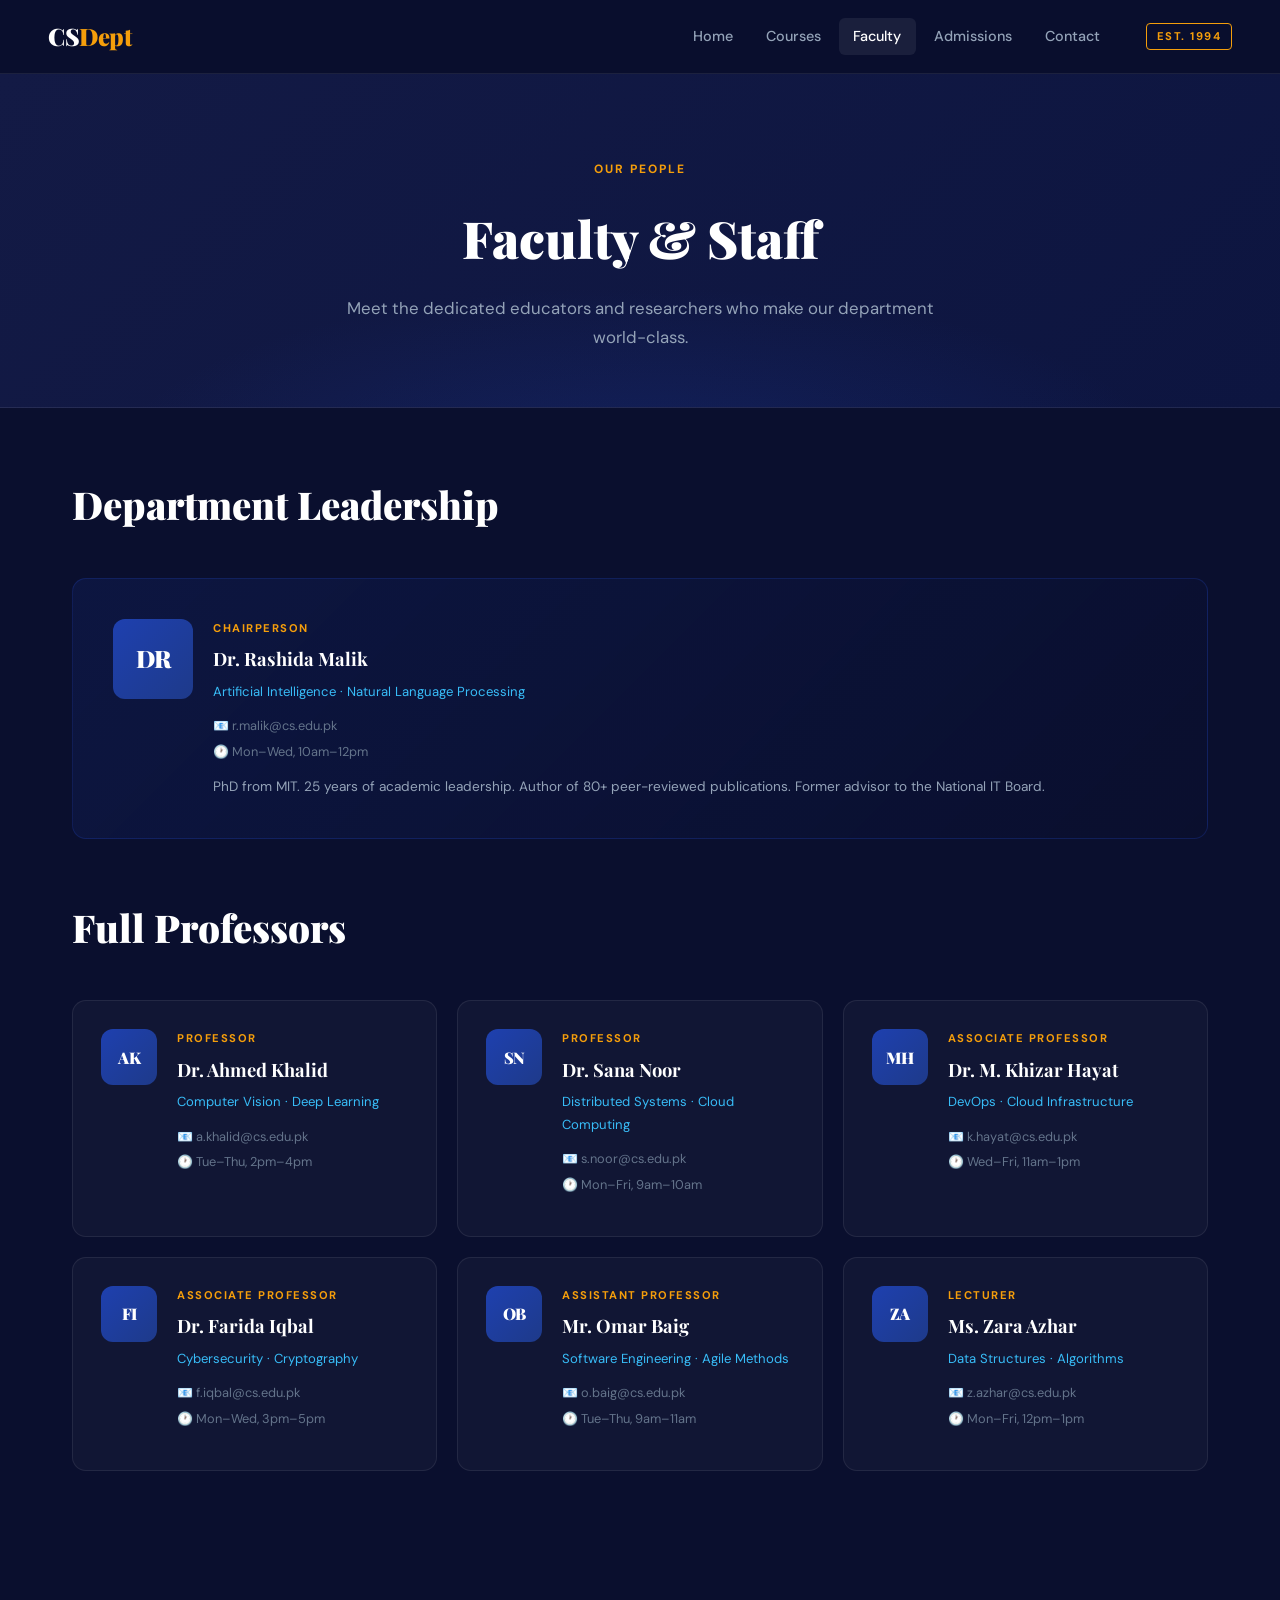
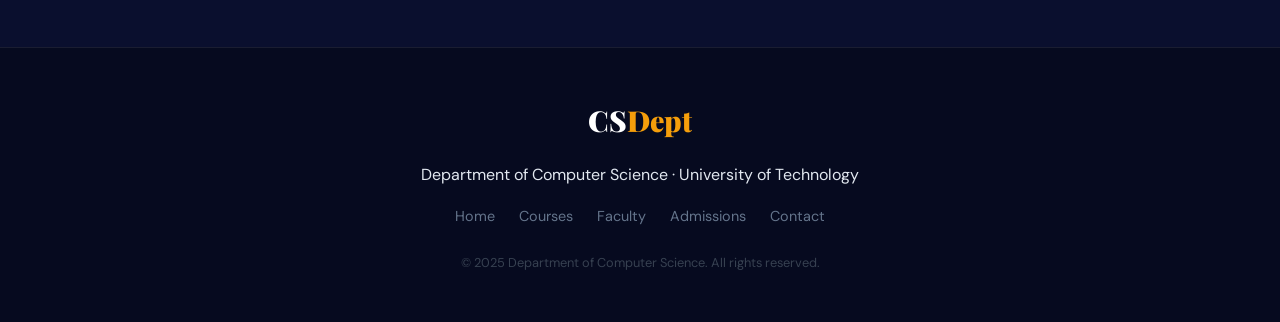
<file: cs-dept-website/src/faculty.html>
<!DOCTYPE html>
<html lang="en">
<head>
  <meta charset="UTF-8"/>
  <meta name="viewport" content="width=device-width, initial-scale=1.0"/>
  <title>CS Department — Faculty</title>
  <link rel="stylesheet" href="style.css"/>
  <link rel="stylesheet" href="faculty.css"/>
  <link href="https://fonts.googleapis.com/css2?family=Playfair+Display:wght@400;700;900&family=DM+Sans:wght@300;400;500&display=swap" rel="stylesheet"/>
</head>
<body>
  <nav class="navbar">
    <div class="nav-brand">CS<span>Dept</span></div>
    <ul class="nav-links">
      <li><a href="index.html">Home</a></li>
      <li><a href="courses.html">Courses</a></li>
      <li><a href="faculty.html" class="active">Faculty</a></li>
      <li><a href="admissions.html">Admissions</a></li>
      <li><a href="contact.html">Contact</a></li>
    </ul>
    <div class="nav-badge">Est. 1994</div>
  </nav>

  <header class="page-header">
    <span class="page-header-tag">Our People</span>
    <h1>Faculty & Staff</h1>
    <p>Meet the dedicated educators and researchers who make our department world-class.</p>
  </header>

  <section class="faculty-section">
    <div class="container">

      <h2 class="section-title">Department Leadership</h2>
      <div class="faculty-grid faculty-grid--lead">
        <div class="faculty-card faculty-card--lead">
          <div class="faculty-avatar">DR</div>
          <div class="faculty-info">
            <div class="faculty-designation">Chairperson</div>
            <h3>Dr. Rashida Malik</h3>
            <div class="faculty-spec">Artificial Intelligence · Natural Language Processing</div>
            <div class="faculty-details">
              <span>📧 r.malik@cs.edu.pk</span>
              <span>🕐 Mon–Wed, 10am–12pm</span>
            </div>
            <p class="faculty-bio">PhD from MIT. 25 years of academic leadership. Author of 80+ peer-reviewed publications. Former advisor to the National IT Board.</p>
          </div>
        </div>
      </div>

      <h2 class="section-title" style="margin-top:3.5rem">Full Professors</h2>
      <div class="faculty-grid">
        <div class="faculty-card">
          <div class="faculty-avatar">AK</div>
          <div class="faculty-info">
            <div class="faculty-designation">Professor</div>
            <h3>Dr. Ahmed Khalid</h3>
            <div class="faculty-spec">Computer Vision · Deep Learning</div>
            <div class="faculty-details">
              <span>📧 a.khalid@cs.edu.pk</span>
              <span>🕐 Tue–Thu, 2pm–4pm</span>
            </div>
          </div>
        </div>
        <div class="faculty-card">
          <div class="faculty-avatar">SN</div>
          <div class="faculty-info">
            <div class="faculty-designation">Professor</div>
            <h3>Dr. Sana Noor</h3>
            <div class="faculty-spec">Distributed Systems · Cloud Computing</div>
            <div class="faculty-details">
              <span>📧 s.noor@cs.edu.pk</span>
              <span>🕐 Mon–Fri, 9am–10am</span>
            </div>
          </div>
        </div>
        <div class="faculty-card">
          <div class="faculty-avatar">MH</div>
          <div class="faculty-info">
            <div class="faculty-designation">Associate Professor</div>
            <h3>Dr. M. Khizar Hayat</h3>
            <div class="faculty-spec">DevOps · Cloud Infrastructure</div>
            <div class="faculty-details">
              <span>📧 k.hayat@cs.edu.pk</span>
              <span>🕐 Wed–Fri, 11am–1pm</span>
            </div>
          </div>
        </div>
        <div class="faculty-card">
          <div class="faculty-avatar">FI</div>
          <div class="faculty-info">
            <div class="faculty-designation">Associate Professor</div>
            <h3>Dr. Farida Iqbal</h3>
            <div class="faculty-spec">Cybersecurity · Cryptography</div>
            <div class="faculty-details">
              <span>📧 f.iqbal@cs.edu.pk</span>
              <span>🕐 Mon–Wed, 3pm–5pm</span>
            </div>
          </div>
        </div>
        <div class="faculty-card">
          <div class="faculty-avatar">OB</div>
          <div class="faculty-info">
            <div class="faculty-designation">Assistant Professor</div>
            <h3>Mr. Omar Baig</h3>
            <div class="faculty-spec">Software Engineering · Agile Methods</div>
            <div class="faculty-details">
              <span>📧 o.baig@cs.edu.pk</span>
              <span>🕐 Tue–Thu, 9am–11am</span>
            </div>
          </div>
        </div>
        <div class="faculty-card">
          <div class="faculty-avatar">ZA</div>
          <div class="faculty-info">
            <div class="faculty-designation">Lecturer</div>
            <h3>Ms. Zara Azhar</h3>
            <div class="faculty-spec">Data Structures · Algorithms</div>
            <div class="faculty-details">
              <span>📧 z.azhar@cs.edu.pk</span>
              <span>🕐 Mon–Fri, 12pm–1pm</span>
            </div>
          </div>
        </div>
      </div>

    </div>
  </section>

  <footer class="footer">
    <div class="container footer-inner">
      <div class="footer-brand">CS<span>Dept</span></div>
      <p>Department of Computer Science · University of Technology</p>
      <div class="footer-links">
        <a href="index.html">Home</a>
        <a href="courses.html">Courses</a>
        <a href="faculty.html">Faculty</a>
        <a href="admissions.html">Admissions</a>
        <a href="contact.html">Contact</a>
      </div>
      <p class="footer-copy">© 2025 Department of Computer Science. All rights reserved.</p>
    </div>
  </footer>
</body>
</html>
</file>
<file: cs-dept-website/src/style.css>
/* =============================================
   SHARED STYLES — CS Department Website
   ============================================= */

:root {
  --navy:     #0a0f2e;
  --navy-mid: #131a45;
  --blue:     #1e40af;
  --accent:   #f59e0b;
  --gold:     #d97706;
  --light:    #f8fafc;
  --muted:    #64748b;
  --border:   rgba(255,255,255,0.08);
  --font-display: 'Playfair Display', Georgia, serif;
  --font-body:    'DM Sans', system-ui, sans-serif;
}

*, *::before, *::after { box-sizing: border-box; margin: 0; padding: 0; }

html { scroll-behavior: smooth; }

body {
  font-family: var(--font-body);
  background: var(--navy);
  color: #e2e8f0;
  line-height: 1.7;
  min-height: 100vh;
}

/* ── NAV ── */
.navbar {
  position: sticky; top: 0; z-index: 100;
  display: flex; align-items: center; gap: 2rem;
  padding: 1rem 3rem;
  background: rgba(10,15,46,0.95);
  backdrop-filter: blur(12px);
  border-bottom: 1px solid var(--border);
}
.nav-brand {
  font-family: var(--font-display);
  font-size: 1.5rem;
  font-weight: 900;
  color: #fff;
  letter-spacing: -0.5px;
  margin-right: auto;
}
.nav-brand span { color: var(--accent); }
.nav-links { display: flex; list-style: none; gap: 0.25rem; }
.nav-links a {
  display: block; padding: 0.4rem 0.9rem;
  color: #94a3b8;
  text-decoration: none;
  font-size: 0.9rem;
  font-weight: 500;
  border-radius: 6px;
  transition: color 0.2s, background 0.2s;
}
.nav-links a:hover,
.nav-links a.active {
  color: #fff;
  background: rgba(255,255,255,0.07);
}
.nav-badge {
  font-size: 0.7rem;
  font-weight: 700;
  letter-spacing: 1.5px;
  text-transform: uppercase;
  color: var(--accent);
  border: 1px solid var(--accent);
  padding: 0.2rem 0.6rem;
  border-radius: 4px;
}

/* ── CONTAINER ── */
.container {
  max-width: 1200px;
  margin: 0 auto;
  padding: 0 2rem;
}

/* ── BUTTONS ── */
.btn-primary {
  display: inline-block;
  background: var(--accent);
  color: var(--navy);
  padding: 0.75rem 1.75rem;
  border-radius: 8px;
  font-weight: 700;
  font-size: 0.95rem;
  text-decoration: none;
  transition: background 0.2s, transform 0.15s;
  letter-spacing: 0.3px;
}
.btn-primary:hover { background: var(--gold); transform: translateY(-2px); }

.btn-outline {
  display: inline-block;
  border: 1.5px solid rgba(255,255,255,0.3);
  color: #e2e8f0;
  padding: 0.75rem 1.75rem;
  border-radius: 8px;
  font-weight: 500;
  font-size: 0.95rem;
  text-decoration: none;
  transition: border-color 0.2s, background 0.2s;
}
.btn-outline:hover {
  border-color: rgba(255,255,255,0.6);
  background: rgba(255,255,255,0.06);
}

/* ── SECTION TITLE ── */
.section-title {
  font-family: var(--font-display);
  font-size: clamp(1.8rem, 3vw, 2.6rem);
  font-weight: 900;
  color: #fff;
  margin-bottom: 2.5rem;
}

/* ── PAGE HEADER (inner pages) ── */
.page-header {
  background: linear-gradient(135deg, var(--navy-mid) 0%, #0d1540 100%);
  padding: 5rem 2rem 3.5rem;
  text-align: center;
  border-bottom: 1px solid var(--border);
  position: relative;
  overflow: hidden;
}
.page-header::before {
  content: '';
  position: absolute; inset: 0;
  background: radial-gradient(ellipse 60% 80% at 50% 120%, rgba(30,64,175,0.25) 0%, transparent 70%);
}
.page-header-tag {
  display: inline-block;
  font-size: 0.75rem;
  font-weight: 700;
  letter-spacing: 2px;
  text-transform: uppercase;
  color: var(--accent);
  margin-bottom: 1rem;
}
.page-header h1 {
  font-family: var(--font-display);
  font-size: clamp(2rem, 4vw, 3.5rem);
  font-weight: 900;
  color: #fff;
  margin-bottom: 0.75rem;
  position: relative;
}
.page-header p {
  color: #94a3b8;
  max-width: 600px;
  margin: 0 auto;
  font-size: 1.05rem;
  position: relative;
}

/* ── FOOTER ── */
.footer {
  background: #060a1f;
  border-top: 1px solid var(--border);
  padding: 3rem 0;
  margin-top: 5rem;
  text-align: center;
}
.footer-inner { display: flex; flex-direction: column; align-items: center; gap: 1rem; }
.footer-brand {
  font-family: var(--font-display);
  font-size: 1.8rem;
  font-weight: 900;
  color: #fff;
}
.footer-brand span { color: var(--accent); }
.footer-links { display: flex; gap: 1.5rem; flex-wrap: wrap; justify-content: center; }
.footer-links a { color: #64748b; text-decoration: none; font-size: 0.9rem; transition: color 0.2s; }
.footer-links a:hover { color: #e2e8f0; }
.footer-copy { color: #374151; font-size: 0.8rem; margin-top: 0.5rem; }
</file>
<file: cs-dept-website/src/home.css>
/* =============================================
   HOME PAGE STYLES
   ============================================= */

/* ── HERO ── */
.hero {
  position: relative;
  min-height: 92vh;
  display: flex;
  flex-direction: column;
  justify-content: center;
  padding: 6rem 3rem 4rem;
  background: linear-gradient(145deg, var(--navy) 0%, #0d1540 50%, #091030 100%);
  overflow: hidden;
}
.hero::before {
  content: '';
  position: absolute; inset: 0;
  background:
    radial-gradient(ellipse 50% 60% at 80% 40%, rgba(30,64,175,0.3) 0%, transparent 60%),
    radial-gradient(ellipse 40% 50% at 10% 80%, rgba(245,158,11,0.1) 0%, transparent 55%);
}
.hero-grid-overlay {
  position: absolute; inset: 0;
  background-image:
    linear-gradient(rgba(255,255,255,0.03) 1px, transparent 1px),
    linear-gradient(90deg, rgba(255,255,255,0.03) 1px, transparent 1px);
  background-size: 60px 60px;
}
.hero-content {
  position: relative;
  max-width: 720px;
  animation: fadeUp 0.8s ease both;
}
.hero-tag {
  display: inline-block;
  font-size: 0.75rem;
  font-weight: 700;
  letter-spacing: 2.5px;
  text-transform: uppercase;
  color: var(--accent);
  margin-bottom: 1.5rem;
  padding: 0.3rem 0.8rem;
  border: 1px solid rgba(245,158,11,0.3);
  border-radius: 4px;
}
.hero-title {
  font-family: var(--font-display);
  font-size: clamp(3rem, 6vw, 5.5rem);
  font-weight: 900;
  line-height: 1.05;
  color: #fff;
  margin-bottom: 1.5rem;
  letter-spacing: -1px;
}
.hero-title em { color: var(--accent); font-style: italic; }
.hero-sub {
  font-size: 1.15rem;
  color: #94a3b8;
  max-width: 520px;
  margin-bottom: 2.5rem;
  line-height: 1.75;
}
.hero-actions { display: flex; gap: 1rem; flex-wrap: wrap; }

.hero-stats {
  position: relative;
  display: flex;
  gap: 0;
  margin-top: 5rem;
  border-top: 1px solid var(--border);
  padding-top: 2.5rem;
  animation: fadeUp 0.9s ease 0.2s both;
}
.stat {
  flex: 1;
  padding-right: 2rem;
  border-right: 1px solid var(--border);
}
.stat:last-child { border-right: none; padding-left: 2rem; padding-right: 0; }
.stat:not(:first-child) { padding-left: 2rem; }
.stat-num {
  display: block;
  font-family: var(--font-display);
  font-size: 2.4rem;
  font-weight: 900;
  color: #fff;
  letter-spacing: -1px;
}
.stat-label { display: block; font-size: 0.8rem; color: #64748b; text-transform: uppercase; letter-spacing: 1px; }

/* ── MISSION ── */
.mission {
  padding: 6rem 0;
  border-bottom: 1px solid var(--border);
}
.mission .container {
  display: grid;
  grid-template-columns: 1fr 1fr;
  gap: 5rem;
  align-items: center;
}
.mission-text h2 {
  font-family: var(--font-display);
  font-size: 2.4rem;
  font-weight: 900;
  color: #fff;
  margin-bottom: 1.25rem;
}
.mission-text p { color: #94a3b8; font-size: 1.05rem; line-height: 1.9; }
.mission-pillars { display: flex; flex-direction: column; gap: 1.5rem; }
.pillar {
  display: flex; align-items: flex-start; gap: 1.25rem;
  padding: 1.5rem;
  background: rgba(255,255,255,0.03);
  border: 1px solid var(--border);
  border-radius: 12px;
  transition: border-color 0.2s, background 0.2s;
}
.pillar:hover { border-color: rgba(245,158,11,0.3); background: rgba(245,158,11,0.04); }
.pillar-icon { font-size: 1.4rem; color: var(--accent); flex-shrink: 0; margin-top: 2px; }
.pillar h3 { font-size: 1rem; font-weight: 700; color: #fff; margin-bottom: 0.25rem; }
.pillar p { font-size: 0.88rem; color: #64748b; }

/* ── HIGHLIGHTS ── */
.highlights { padding: 5rem 0; }
.highlights-grid {
  display: grid;
  grid-template-columns: 2fr 1fr 1fr;
  grid-template-rows: auto auto;
  gap: 1.25rem;
}
.highlight-card {
  background: rgba(255,255,255,0.03);
  border: 1px solid var(--border);
  border-radius: 14px;
  padding: 2rem;
  transition: border-color 0.2s, transform 0.2s;
}
.highlight-card:hover { border-color: rgba(255,255,255,0.15); transform: translateY(-3px); }
.highlight-card.featured {
  grid-row: span 2;
  background: linear-gradient(145deg, rgba(30,64,175,0.15), rgba(10,15,46,0.5));
  border-color: rgba(30,64,175,0.3);
  display: flex; flex-direction: column;
}
.highlight-card.featured h3 { font-size: 1.5rem; margin-bottom: 1rem; }
.card-tag {
  display: inline-block;
  font-size: 0.65rem;
  font-weight: 700;
  letter-spacing: 1.5px;
  text-transform: uppercase;
  color: var(--accent);
  margin-bottom: 0.75rem;
}
.highlight-card h3 {
  font-family: var(--font-display);
  font-size: 1.1rem;
  color: #fff;
  margin-bottom: 0.6rem;
}
.highlight-card p { font-size: 0.88rem; color: #64748b; line-height: 1.7; }
.card-link {
  display: inline-block;
  color: var(--accent);
  text-decoration: none;
  font-size: 0.88rem;
  font-weight: 600;
  margin-top: auto;
  padding-top: 1.5rem;
  transition: letter-spacing 0.2s;
}
.card-link:hover { letter-spacing: 0.5px; }

/* ── CTA BANNER ── */
.cta-banner {
  background: linear-gradient(135deg, var(--blue) 0%, #1e3a8a 100%);
  padding: 4rem 0;
  text-align: center;
  margin: 4rem 0 0;
}
.cta-banner h2 {
  font-family: var(--font-display);
  font-size: 2.2rem;
  color: #fff;
  margin-bottom: 0.75rem;
}
.cta-banner p { color: rgba(255,255,255,0.75); margin-bottom: 2rem; font-size: 1.05rem; }

/* ── ANIMATIONS ── */
@keyframes fadeUp {
  from { opacity: 0; transform: translateY(24px); }
  to   { opacity: 1; transform: translateY(0); }
}
</file>
<file: cs-dept-website/src/admissions.css>
/* =============================================
   ADMISSIONS PAGE STYLES
   ============================================= */

.admissions-section { padding: 4rem 0 6rem; }

/* Programs */
.programs-grid {
  display: grid;
  grid-template-columns: 1.4fr 1fr 1fr;
  gap: 1.25rem;
  margin-bottom: 4rem;
}

.program-card {
  background: rgba(255,255,255,0.03);
  border: 1px solid var(--border);
  border-radius: 16px;
  padding: 2rem;
  display: flex;
  flex-direction: column;
  gap: 0.85rem;
  transition: border-color 0.2s, transform 0.2s;
  position: relative;
}
.program-card:hover { border-color: rgba(255,255,255,0.12); transform: translateY(-3px); }

.program-card--featured {
  background: linear-gradient(145deg, rgba(30,64,175,0.18), rgba(10,15,46,0.5));
  border-color: rgba(30,64,175,0.4);
}

.program-badge {
  position: absolute; top: -0.6rem; left: 1.5rem;
  background: var(--accent);
  color: var(--navy);
  font-size: 0.65rem;
  font-weight: 800;
  letter-spacing: 1px;
  text-transform: uppercase;
  padding: 0.2rem 0.7rem;
  border-radius: 4px;
}

.program-card h3 {
  font-family: var(--font-display);
  font-size: 1.4rem;
  color: #fff;
}

.program-duration {
  font-size: 0.8rem;
  color: var(--accent);
  font-weight: 600;
}

.program-card p { font-size: 0.875rem; color: #94a3b8; line-height: 1.7; }

.program-features {
  list-style: none;
  display: flex;
  flex-direction: column;
  gap: 0.4rem;
  margin: 0.5rem 0;
}
.program-features li {
  font-size: 0.82rem;
  color: #64748b;
  padding-left: 1rem;
  position: relative;
}
.program-features li::before {
  content: '✓';
  position: absolute; left: 0;
  color: var(--accent);
  font-weight: 700;
}

/* Info Blocks */
.admissions-info { display: flex; flex-direction: column; gap: 3.5rem; }

.info-block h2 {
  font-family: var(--font-display);
  font-size: 2rem;
  color: #fff;
  margin-bottom: 1.75rem;
}

/* Criteria */
.criteria-grid {
  display: grid;
  grid-template-columns: repeat(2, 1fr);
  gap: 1.25rem;
}

.criteria-item {
  display: flex;
  gap: 1rem;
  align-items: flex-start;
  padding: 1.5rem;
  background: rgba(255,255,255,0.03);
  border: 1px solid var(--border);
  border-radius: 12px;
}
.criteria-icon { font-size: 1.5rem; flex-shrink: 0; }
.criteria-item h4 { color: #fff; font-size: 0.95rem; margin-bottom: 0.3rem; }
.criteria-item p { color: #64748b; font-size: 0.83rem; line-height: 1.65; }

/* Steps */
.steps { display: flex; flex-direction: column; gap: 0; }

.step {
  display: flex;
  gap: 1.5rem;
  align-items: flex-start;
  padding: 1.25rem 1.5rem;
  border-left: 2px solid var(--border);
  margin-left: 1.5rem;
  position: relative;
}
.step::before {
  content: '';
  position: absolute; left: -5px; top: 1.5rem;
  width: 8px; height: 8px;
  background: var(--accent);
  border-radius: 50%;
}
.step:hover::before { background: var(--gold); }

.step-num {
  font-family: var(--font-display);
  font-size: 1.4rem;
  font-weight: 900;
  color: rgba(245,158,11,0.3);
  min-width: 2.5rem;
  line-height: 1;
}
.step h4 { color: #fff; font-size: 0.95rem; margin-bottom: 0.25rem; }
.step p { color: #64748b; font-size: 0.83rem; line-height: 1.65; }

/* Deadlines Table */
.deadlines-block h2 {
  font-family: var(--font-display);
  font-size: 2rem;
  color: #fff;
  margin-bottom: 1.75rem;
}

.deadlines-table {
  width: 100%;
  border-collapse: collapse;
  font-size: 0.88rem;
}
.deadlines-table th {
  text-align: left;
  padding: 0.85rem 1.25rem;
  font-size: 0.72rem;
  font-weight: 700;
  letter-spacing: 1.5px;
  text-transform: uppercase;
  color: #64748b;
  border-bottom: 1px solid var(--border);
}
.deadlines-table td {
  padding: 0.85rem 1.25rem;
  color: #94a3b8;
  border-bottom: 1px solid rgba(255,255,255,0.04);
}
.deadlines-table tr:first-child td { color: #fff; }
.deadlines-table tr:hover td { background: rgba(255,255,255,0.02); }
</file>
<file: cs-dept-website/src/contact.css>
/* =============================================
   CONTACT PAGE STYLES
   ============================================= */

.contact-section { padding: 4rem 0 6rem; }

.contact-grid {
  display: grid;
  grid-template-columns: 1fr 1.5fr;
  gap: 4rem;
  align-items: flex-start;
}

/* Info Column */
.contact-info-col { display: flex; flex-direction: column; gap: 1.5rem; }

.contact-detail-block {
  display: flex;
  gap: 1rem;
  align-items: flex-start;
  padding: 1.25rem 1.5rem;
  background: rgba(255,255,255,0.03);
  border: 1px solid var(--border);
  border-radius: 12px;
  transition: border-color 0.2s;
}
.contact-detail-block:hover { border-color: rgba(245,158,11,0.2); }

.contact-icon { font-size: 1.25rem; flex-shrink: 0; margin-top: 2px; }
.contact-detail-block h4 { color: #fff; font-size: 0.85rem; font-weight: 700; margin-bottom: 0.35rem; }
.contact-detail-block p { color: #64748b; font-size: 0.82rem; line-height: 1.7; }

.social-block {
  padding: 1.25rem 1.5rem;
  background: rgba(255,255,255,0.03);
  border: 1px solid var(--border);
  border-radius: 12px;
}
.social-block h4 { color: #fff; font-size: 0.85rem; font-weight: 700; margin-bottom: 0.85rem; }
.social-links { display: flex; gap: 0.6rem; flex-wrap: wrap; }
.social-link {
  display: inline-block;
  padding: 0.3rem 0.8rem;
  background: rgba(255,255,255,0.05);
  border: 1px solid var(--border);
  border-radius: 6px;
  color: #94a3b8;
  font-size: 0.78rem;
  text-decoration: none;
  transition: color 0.2s, border-color 0.2s;
}
.social-link:hover { color: #fff; border-color: rgba(255,255,255,0.2); }

/* Form Column */
.contact-form-col h2 {
  font-family: var(--font-display);
  font-size: 2rem;
  color: #fff;
  margin-bottom: 0.5rem;
}
.form-sub { color: #64748b; font-size: 0.9rem; margin-bottom: 2rem; }

.contact-form { display: flex; flex-direction: column; gap: 1.25rem; }

.form-row { display: grid; grid-template-columns: 1fr 1fr; gap: 1rem; }

.form-group { display: flex; flex-direction: column; gap: 0.4rem; }
.form-group label { font-size: 0.8rem; font-weight: 600; color: #94a3b8; letter-spacing: 0.3px; }

.contact-form input,
.contact-form select,
.contact-form textarea {
  background: rgba(255,255,255,0.04);
  border: 1px solid rgba(255,255,255,0.1);
  border-radius: 8px;
  padding: 0.75rem 1rem;
  color: #e2e8f0;
  font-family: var(--font-body);
  font-size: 0.9rem;
  transition: border-color 0.2s, background 0.2s;
  outline: none;
  width: 100%;
}
.contact-form input::placeholder,
.contact-form textarea::placeholder { color: #374151; }

.contact-form select option { background: var(--navy); color: #e2e8f0; }

.contact-form input:focus,
.contact-form select:focus,
.contact-form textarea:focus {
  border-color: rgba(245,158,11,0.4);
  background: rgba(245,158,11,0.04);
}

.contact-form textarea { resize: vertical; min-height: 130px; }

.form-submit {
  width: 100%; justify-content: center;
  border: none; cursor: pointer;
  font-family: var(--font-body);
  font-size: 1rem;
  padding: 0.9rem;
}

.form-success {
  display: none;
  padding: 0.85rem 1rem;
  background: rgba(34,197,94,0.1);
  border: 1px solid rgba(34,197,94,0.25);
  border-radius: 8px;
  color: #4ade80;
  font-size: 0.88rem;
}
</file>
<file: cs-dept-website/src/courses.css>
/* =============================================
   COURSES PAGE STYLES
   ============================================= */

.courses-section { padding: 4rem 0 6rem; }

.semester-block { margin-bottom: 3.5rem; }

.sem-label {
  margin-bottom: 1.5rem;
}
.sem-label span {
  display: inline-block;
  font-size: 0.75rem;
  font-weight: 700;
  letter-spacing: 2px;
  text-transform: uppercase;
  color: var(--accent);
  padding: 0.35rem 1rem;
  border: 1px solid rgba(245,158,11,0.3);
  border-radius: 6px;
}

.courses-grid {
  display: grid;
  grid-template-columns: repeat(3, 1fr);
  gap: 1.25rem;
}

.course-card {
  background: rgba(255,255,255,0.03);
  border: 1px solid var(--border);
  border-radius: 14px;
  padding: 1.75rem;
  transition: border-color 0.2s, transform 0.2s, background 0.2s;
}
.course-card:hover {
  border-color: rgba(245,158,11,0.25);
  background: rgba(245,158,11,0.04);
  transform: translateY(-3px);
}

.course-code {
  font-family: 'Courier New', monospace;
  font-size: 0.75rem;
  font-weight: 700;
  color: var(--accent);
  letter-spacing: 1px;
  margin-bottom: 0.6rem;
}

.course-card h3 {
  font-family: var(--font-display);
  font-size: 1.05rem;
  color: #fff;
  margin-bottom: 0.6rem;
  line-height: 1.3;
}

.course-card p {
  font-size: 0.85rem;
  color: #64748b;
  line-height: 1.7;
  margin-bottom: 1.25rem;
}

.course-meta {
  display: flex;
  flex-wrap: wrap;
  gap: 0.5rem;
  align-items: center;
}

.meta-item {
  font-size: 0.72rem;
  color: #64748b;
  padding: 0.2rem 0.5rem;
  background: rgba(255,255,255,0.04);
  border-radius: 4px;
}

.meta-item.core {
  color: #38bdf8;
  background: rgba(56,189,248,0.1);
  border: 1px solid rgba(56,189,248,0.2);
  font-weight: 700;
}

.meta-item.elective {
  color: #a78bfa;
  background: rgba(167,139,250,0.1);
  border: 1px solid rgba(167,139,250,0.2);
  font-weight: 700;
}
</file>
<file: cs-dept-website/src/faculty.css>
/* =============================================
   FACULTY PAGE STYLES
   ============================================= */

.faculty-section { padding: 4rem 0 6rem; }

.faculty-grid {
  display: grid;
  grid-template-columns: repeat(3, 1fr);
  gap: 1.25rem;
}

.faculty-grid--lead {
  grid-template-columns: 1fr;
  margin-bottom: 1.5rem;
}

.faculty-card {
  background: rgba(255,255,255,0.03);
  border: 1px solid var(--border);
  border-radius: 14px;
  padding: 1.75rem;
  display: flex;
  gap: 1.25rem;
  align-items: flex-start;
  transition: border-color 0.2s, transform 0.2s;
}
.faculty-card:hover {
  border-color: rgba(255,255,255,0.12);
  transform: translateY(-2px);
}

.faculty-card--lead {
  background: linear-gradient(135deg, rgba(30,64,175,0.15), rgba(10,15,46,0.4));
  border-color: rgba(30,64,175,0.3);
  padding: 2.5rem;
}
.faculty-card--lead .faculty-avatar {
  width: 80px; height: 80px;
  font-size: 1.5rem;
}

.faculty-avatar {
  width: 56px; height: 56px;
  border-radius: 12px;
  background: linear-gradient(135deg, var(--blue), #1e3a8a);
  display: flex; align-items: center; justify-content: center;
  font-family: var(--font-display);
  font-size: 1rem;
  font-weight: 900;
  color: #fff;
  flex-shrink: 0;
  letter-spacing: -0.5px;
}

.faculty-info { flex: 1; }

.faculty-designation {
  font-size: 0.7rem;
  font-weight: 700;
  letter-spacing: 1.5px;
  text-transform: uppercase;
  color: var(--accent);
  margin-bottom: 0.35rem;
}

.faculty-card h3 {
  font-family: var(--font-display);
  font-size: 1.15rem;
  color: #fff;
  margin-bottom: 0.4rem;
}

.faculty-spec {
  font-size: 0.82rem;
  color: #38bdf8;
  margin-bottom: 0.75rem;
}

.faculty-details {
  display: flex;
  flex-direction: column;
  gap: 0.25rem;
  margin-bottom: 0.75rem;
}
.faculty-details span {
  font-size: 0.8rem;
  color: #64748b;
}

.faculty-bio {
  font-size: 0.85rem;
  color: #94a3b8;
  line-height: 1.7;
}
</file>
